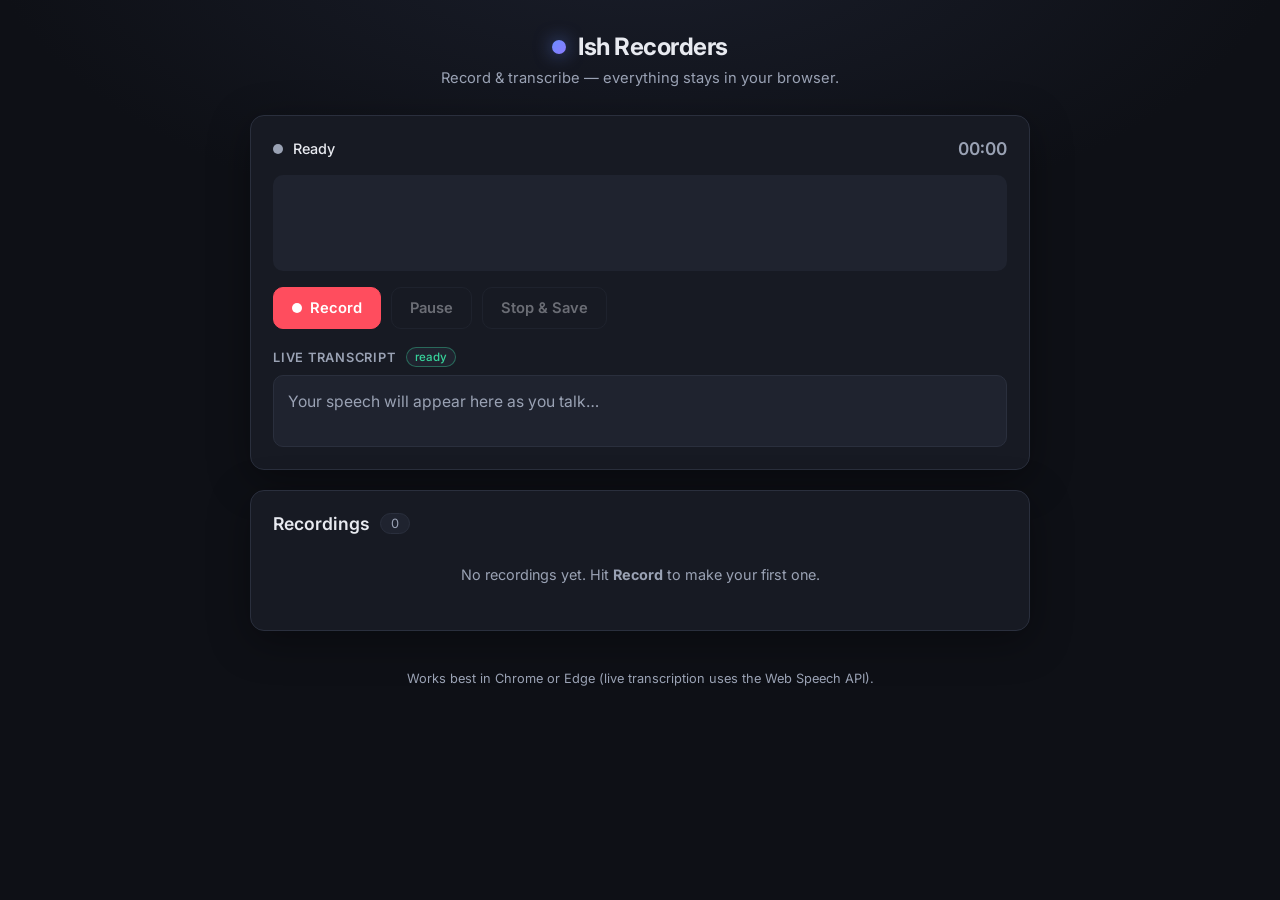
<file: index.html>
<!doctype html>
<html lang="en">
<head>
  <meta charset="utf-8" />
  <meta name="viewport" content="width=device-width, initial-scale=1" />
  <title>Ish Recorders</title>
  <meta name="description" content="Record audio and transcribe it live, right in your browser." />
  <link rel="preconnect" href="https://fonts.googleapis.com" />
  <link rel="preconnect" href="https://fonts.gstatic.com" crossorigin />
  <link href="https://fonts.googleapis.com/css2?family=Inter:wght@400;500;600;700&display=swap" rel="stylesheet" />
  <link rel="stylesheet" href="css/styles.css" />
</head>
<body>
  <header class="topbar">
    <div class="brand">
      <span class="brand-dot" aria-hidden="true"></span>
      <h1>Ish Recorders</h1>
    </div>
    <p class="tagline">Record &amp; transcribe — everything stays in your browser.</p>
  </header>

  <main>
    <!-- Recorder -->
    <section class="recorder card" aria-label="Recorder">
      <div class="status-row">
        <span id="statusDot" class="status-dot idle" aria-hidden="true"></span>
        <span id="statusText" class="status-text">Ready</span>
        <span id="timer" class="timer">00:00</span>
      </div>

      <canvas id="visualizer" class="visualizer" height="96" aria-hidden="true"></canvas>

      <div class="controls">
        <button id="recordBtn" class="btn btn-record" type="button">
          <span class="dot" aria-hidden="true"></span>
          <span class="label">Record</span>
        </button>
        <button id="pauseBtn" class="btn btn-ghost" type="button" disabled>Pause</button>
        <button id="stopBtn" class="btn btn-ghost" type="button" disabled>Stop &amp; Save</button>
      </div>

      <div class="live-wrap">
        <label class="live-label">
          Live transcript
          <span id="sttBadge" class="badge">checking…</span>
        </label>
        <div id="liveTranscript" class="live-transcript" aria-live="polite">
          <span class="placeholder">Your speech will appear here as you talk…</span>
        </div>
      </div>
    </section>

    <!-- Recordings list -->
    <section class="library card" aria-label="Saved recordings">
      <div class="library-head">
        <h2>Recordings</h2>
        <span id="count" class="count">0</span>
      </div>
      <ul id="recordingList" class="recording-list"></ul>
      <p id="emptyState" class="empty-state">No recordings yet. Hit <strong>Record</strong> to make your first one.</p>
    </section>
  </main>

  <!-- Recording row template -->
  <template id="rowTemplate">
    <li class="recording" data-id="">
      <div class="rec-main">
        <input class="rec-title" type="text" aria-label="Recording title" />
        <div class="rec-meta">
          <span class="rec-date"></span>
          <span class="rec-dur"></span>
        </div>
        <audio class="rec-audio" controls preload="none"></audio>
        <details class="rec-transcript-wrap">
          <summary>Transcript</summary>
          <textarea class="rec-transcript" rows="4" aria-label="Transcript" placeholder="(no transcript)"></textarea>
        </details>
      </div>
      <div class="rec-actions">
        <button class="btn btn-mini act-copy" type="button" title="Copy transcript">Copy</button>
        <button class="btn btn-mini act-audio" type="button" title="Download audio">Audio</button>
        <button class="btn btn-mini act-txt" type="button" title="Download transcript">Text</button>
        <button class="btn btn-mini btn-danger act-delete" type="button" title="Delete">Delete</button>
      </div>
    </li>
  </template>

  <footer class="footer">
    <span>Works best in Chrome or Edge (live transcription uses the Web Speech API).</span>
  </footer>

  <script src="js/db.js"></script>
  <script src="js/app.js"></script>
</body>
</html>
</file>
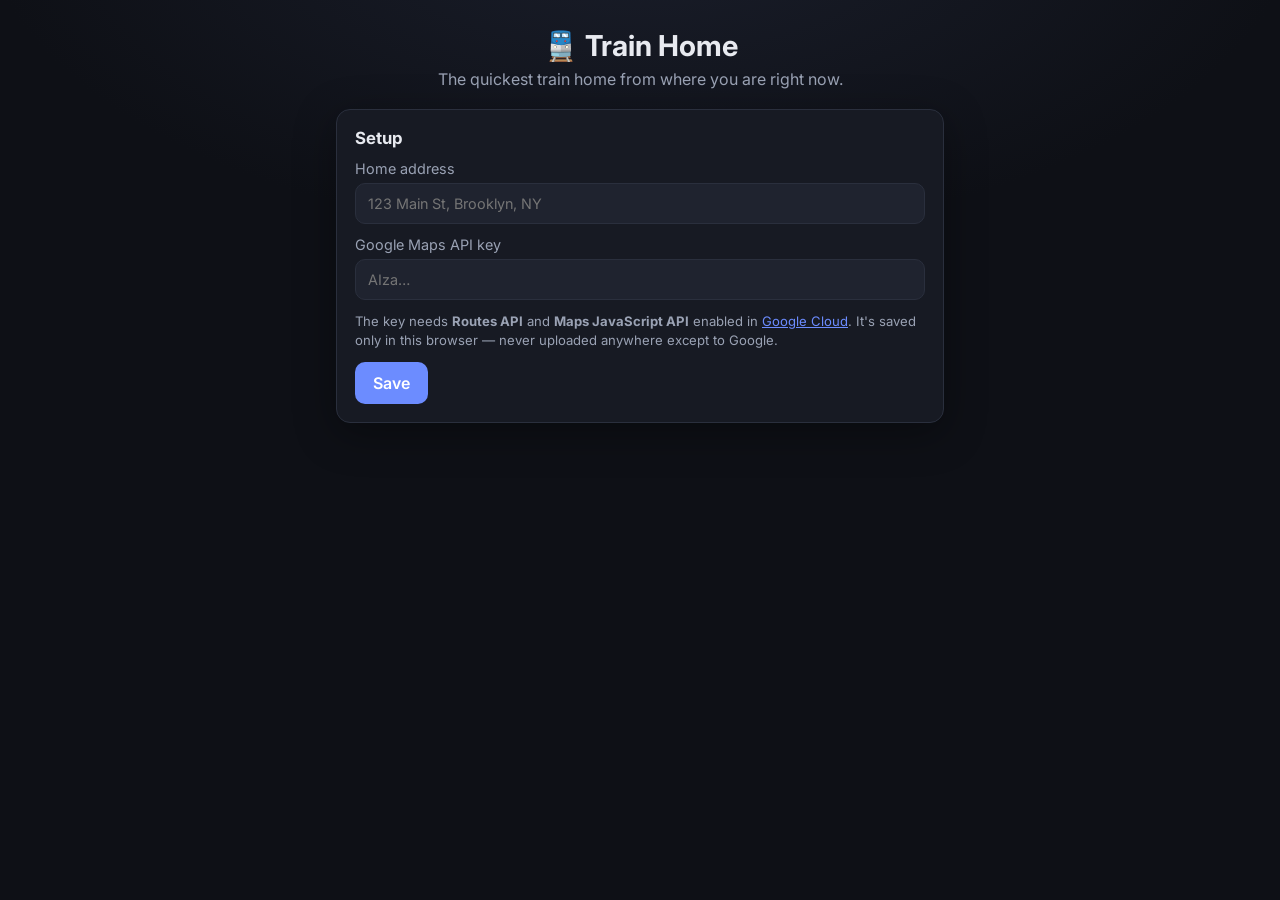
<file: train/index.html>
<!doctype html>
<html lang="en">
<head>
  <meta charset="utf-8" />
  <meta name="viewport" content="width=device-width, initial-scale=1" />
  <title>Train Home</title>
  <meta name="description" content="Find the quickest train home from where you are right now." />
  <link rel="preconnect" href="https://fonts.googleapis.com" />
  <link rel="preconnect" href="https://fonts.gstatic.com" crossorigin />
  <link href="https://fonts.googleapis.com/css2?family=Inter:wght@400;500;600;700&display=swap" rel="stylesheet" />
  <link rel="stylesheet" href="train.css" />
</head>
<body>
  <header class="topbar">
    <h1>🚆 Train Home</h1>
    <p class="tagline">The quickest train home from where you are right now.</p>
  </header>

  <main>
    <!-- Setup (shown until a key + home address are saved, or when editing) -->
    <section id="setup" class="card" hidden>
      <h2>Setup</h2>
      <form id="setupForm">
        <label>Home address
          <input id="homeInput" type="text" autocomplete="street-address" placeholder="123 Main St, Brooklyn, NY" required />
        </label>
        <label>Google Maps API key
          <input id="keyInput" type="password" autocomplete="off" spellcheck="false" placeholder="AIza…" required />
        </label>
        <p class="hint">
          The key needs <strong>Routes API</strong> and <strong>Maps JavaScript API</strong> enabled in
          <a href="https://console.cloud.google.com/google/maps-apis" target="_blank" rel="noopener">Google Cloud</a>.
          It's saved only in this browser — never uploaded anywhere except to Google.
        </p>
        <div class="row">
          <button class="btn" type="submit">Save</button>
          <button id="cancelSetup" class="btn btn-ghost" type="button" hidden>Cancel</button>
        </div>
      </form>
    </section>

    <!-- Main -->
    <section id="finder" class="card" hidden>
      <form id="searchForm" class="search">
        <label>From
          <input id="fromInput" type="text" placeholder="📍 My current location" />
        </label>
        <div class="row">
          <label class="check"><input id="trainsOnly" type="checkbox" checked /> Trains only (no buses)</label>
          <button id="editSetup" class="link" type="button">Change home / key</button>
        </div>
        <button id="goBtn" class="btn btn-big" type="submit">Get me home</button>
      </form>
      <p id="status" class="status" aria-live="polite"></p>
    </section>

    <section id="results" hidden>
      <div id="best" class="card best"></div>
      <div id="map" class="map card" hidden></div>
      <div id="othersWrap" class="card" hidden>
        <h2>Other options</h2>
        <ul id="others" class="others"></ul>
      </div>
    </section>
  </main>

  <script src="train.js"></script>
</body>
</html>
</file>
<file: css/styles.css>
:root {
  --bg: #0e1016;
  --surface: #171a23;
  --surface-2: #1f232f;
  --border: #2a2f3d;
  --text: #e8eaf0;
  --text-dim: #9aa2b4;
  --accent: #6c8cff;
  --accent-2: #8b7bff;
  --rec: #ff4d5e;
  --rec-dim: #c23644;
  --ok: #37d39b;
  --radius: 14px;
  --shadow: 0 10px 40px rgba(0, 0, 0, 0.35);
}

* { box-sizing: border-box; }

html, body {
  margin: 0;
  background: radial-gradient(1200px 600px at 50% -10%, #1a1e2b 0%, var(--bg) 55%);
  color: var(--text);
  font-family: "Inter", system-ui, -apple-system, sans-serif;
  min-height: 100vh;
}

.topbar {
  max-width: 820px;
  margin: 0 auto;
  padding: 32px 20px 12px;
  text-align: center;
}

.brand {
  display: flex;
  align-items: center;
  justify-content: center;
  gap: 12px;
}

.brand-dot {
  width: 14px;
  height: 14px;
  border-radius: 50%;
  background: linear-gradient(135deg, var(--accent), var(--accent-2));
  box-shadow: 0 0 18px rgba(108, 140, 255, 0.6);
}

h1 {
  font-size: 1.5rem;
  font-weight: 700;
  margin: 0;
  letter-spacing: -0.02em;
}

.tagline {
  color: var(--text-dim);
  font-size: 0.92rem;
  margin: 8px 0 0;
}

main {
  max-width: 820px;
  margin: 0 auto;
  padding: 16px 20px 40px;
  display: grid;
  gap: 20px;
}

.card {
  background: var(--surface);
  border: 1px solid var(--border);
  border-radius: var(--radius);
  padding: 22px;
  box-shadow: var(--shadow);
}

/* ---- Recorder ---- */
.status-row {
  display: flex;
  align-items: center;
  gap: 10px;
}

.status-dot {
  width: 10px;
  height: 10px;
  border-radius: 50%;
  background: var(--text-dim);
}

.status-dot.recording {
  background: var(--rec);
  animation: pulse 1.2s ease-in-out infinite;
}

.status-dot.paused { background: #f5a623; }

@keyframes pulse {
  0%, 100% { box-shadow: 0 0 0 0 rgba(255, 77, 94, 0.5); }
  50% { box-shadow: 0 0 0 7px rgba(255, 77, 94, 0); }
}

.status-text {
  font-weight: 500;
  font-size: 0.9rem;
}

.timer {
  margin-left: auto;
  font-variant-numeric: tabular-nums;
  font-size: 1.1rem;
  font-weight: 600;
  color: var(--text-dim);
}

.visualizer {
  width: 100%;
  height: 96px;
  margin: 16px 0;
  background: var(--surface-2);
  border-radius: 10px;
  display: block;
}

.controls {
  display: flex;
  gap: 10px;
  flex-wrap: wrap;
}

.btn {
  font-family: inherit;
  font-size: 0.92rem;
  font-weight: 600;
  border: 1px solid var(--border);
  border-radius: 10px;
  padding: 11px 18px;
  cursor: pointer;
  color: var(--text);
  background: var(--surface-2);
  transition: transform 0.08s ease, background 0.15s ease, opacity 0.15s ease;
  display: inline-flex;
  align-items: center;
  gap: 8px;
}

.btn:hover:not(:disabled) { background: #272c3a; }
.btn:active:not(:disabled) { transform: translateY(1px); }
.btn:disabled { opacity: 0.4; cursor: not-allowed; }

.btn-record {
  background: var(--rec);
  border-color: var(--rec);
  color: #fff;
}
.btn-record:hover:not(:disabled) { background: #ff6170; }
.btn-record.is-recording {
  background: var(--surface-2);
  border-color: var(--rec);
  color: var(--rec);
}

.btn-record .dot {
  width: 10px;
  height: 10px;
  border-radius: 50%;
  background: currentColor;
}

.btn-ghost { background: transparent; }

.live-wrap { margin-top: 18px; }

.live-label {
  display: flex;
  align-items: center;
  gap: 10px;
  font-size: 0.8rem;
  font-weight: 600;
  text-transform: uppercase;
  letter-spacing: 0.06em;
  color: var(--text-dim);
  margin-bottom: 8px;
}

.badge {
  text-transform: none;
  letter-spacing: 0;
  font-weight: 500;
  font-size: 0.72rem;
  padding: 2px 8px;
  border-radius: 999px;
  background: var(--surface-2);
  border: 1px solid var(--border);
  color: var(--text-dim);
}
.badge.ok { color: var(--ok); border-color: rgba(55, 211, 155, 0.4); }
.badge.off { color: var(--rec); border-color: rgba(255, 77, 94, 0.4); }

.live-transcript {
  min-height: 72px;
  background: var(--surface-2);
  border: 1px solid var(--border);
  border-radius: 10px;
  padding: 14px;
  font-size: 0.98rem;
  line-height: 1.5;
}

.live-transcript .placeholder { color: var(--text-dim); }
.live-transcript .interim { color: var(--text-dim); font-style: italic; }

/* ---- Library ---- */
.library-head {
  display: flex;
  align-items: center;
  gap: 10px;
  margin-bottom: 8px;
}

h2 { font-size: 1.1rem; margin: 0; font-weight: 600; }

.count {
  font-size: 0.8rem;
  background: var(--surface-2);
  border: 1px solid var(--border);
  border-radius: 999px;
  padding: 2px 10px;
  color: var(--text-dim);
}

.recording-list { list-style: none; margin: 0; padding: 0; display: grid; gap: 12px; }

.recording {
  background: var(--surface-2);
  border: 1px solid var(--border);
  border-radius: 12px;
  padding: 14px;
  display: flex;
  gap: 14px;
  align-items: flex-start;
}

.rec-main { flex: 1; min-width: 0; }

.rec-title {
  width: 100%;
  background: transparent;
  border: none;
  border-bottom: 1px solid transparent;
  color: var(--text);
  font-size: 1rem;
  font-weight: 600;
  font-family: inherit;
  padding: 2px 0;
  margin-bottom: 4px;
}
.rec-title:hover { border-bottom-color: var(--border); }
.rec-title:focus { outline: none; border-bottom-color: var(--accent); }

.rec-meta {
  display: flex;
  gap: 12px;
  font-size: 0.78rem;
  color: var(--text-dim);
  margin-bottom: 10px;
}

.rec-audio { width: 100%; height: 36px; margin-bottom: 8px; }

.rec-transcript-wrap summary {
  cursor: pointer;
  font-size: 0.82rem;
  color: var(--text-dim);
  user-select: none;
}

.rec-transcript {
  width: 100%;
  margin-top: 8px;
  background: var(--surface);
  color: var(--text);
  border: 1px solid var(--border);
  border-radius: 8px;
  padding: 10px;
  font-family: inherit;
  font-size: 0.9rem;
  line-height: 1.45;
  resize: vertical;
}
.rec-transcript:focus { outline: none; border-color: var(--accent); }

.rec-actions {
  display: flex;
  flex-direction: column;
  gap: 6px;
}

.btn-mini {
  padding: 6px 12px;
  font-size: 0.78rem;
  font-weight: 500;
  min-width: 74px;
  justify-content: center;
}

.btn-danger { color: var(--rec); border-color: rgba(255, 77, 94, 0.3); }
.btn-danger:hover:not(:disabled) { background: rgba(255, 77, 94, 0.12); }

.empty-state { color: var(--text-dim); font-size: 0.9rem; text-align: center; padding: 10px 0; }

.footer {
  max-width: 820px;
  margin: 0 auto;
  padding: 0 20px 36px;
  text-align: center;
  color: var(--text-dim);
  font-size: 0.8rem;
}

@media (max-width: 560px) {
  .recording { flex-direction: column; }
  .rec-actions { flex-direction: row; flex-wrap: wrap; width: 100%; }
  .btn-mini { flex: 1; }
}
</file>
<file: train/train.css>
:root {
  --bg: #0e1016;
  --surface: #171a23;
  --surface-2: #1f232f;
  --border: #2a2f3d;
  --text: #e8eaf0;
  --text-dim: #9aa2b4;
  --accent: #6c8cff;
  --ok: #37d39b;
  --err: #ff4d5e;
  --radius: 14px;
  --shadow: 0 10px 40px rgba(0, 0, 0, 0.35);
}

* { box-sizing: border-box; }

html, body {
  margin: 0;
  background: radial-gradient(1200px 600px at 50% -10%, #1a1e2b 0%, var(--bg) 55%);
  color: var(--text);
  font-family: "Inter", system-ui, -apple-system, sans-serif;
  min-height: 100vh;
}

[hidden] { display: none !important; }

.topbar { max-width: 640px; margin: 0 auto; padding: 28px 16px 8px; text-align: center; }
.topbar h1 { margin: 0; font-size: 1.8rem; }
.tagline { color: var(--text-dim); margin: 6px 0 0; }

main { max-width: 640px; margin: 0 auto; padding: 12px 16px 40px; display: grid; gap: 16px; }
#results { display: grid; gap: 16px; }

.card {
  background: var(--surface);
  border: 1px solid var(--border);
  border-radius: var(--radius);
  box-shadow: var(--shadow);
  padding: 18px;
}
.card h2 { margin: 0 0 12px; font-size: 1.05rem; }

form { display: grid; gap: 12px; }
label { display: grid; gap: 6px; font-size: 0.9rem; color: var(--text-dim); }
input[type="text"], input[type="password"] {
  width: 100%;
  padding: 11px 12px;
  border-radius: 10px;
  border: 1px solid var(--border);
  background: var(--surface-2);
  color: var(--text);
  font: inherit;
}
input:focus { outline: 2px solid var(--accent); outline-offset: 1px; }
.check { display: flex; align-items: center; gap: 8px; }
.row { display: flex; align-items: center; justify-content: space-between; gap: 10px; flex-wrap: wrap; }
.hint { color: var(--text-dim); font-size: 0.82rem; margin: 0; line-height: 1.45; }
.hint a, .link { color: var(--accent); }

.btn {
  border: 0;
  border-radius: 10px;
  padding: 11px 18px;
  font: inherit;
  font-weight: 600;
  background: var(--accent);
  color: #fff;
  cursor: pointer;
  text-decoration: none;
  display: inline-block;
  text-align: center;
}
.btn:disabled { opacity: 0.6; cursor: progress; }
.btn-ghost { background: var(--surface-2); border: 1px solid var(--border); color: var(--text); }
.btn-big { padding: 15px; font-size: 1.1rem; }
.link { background: none; border: 0; padding: 0; font: inherit; font-size: 0.85rem; cursor: pointer; text-decoration: underline; }

.status { margin: 12px 0 0; color: var(--text-dim); min-height: 1.2em; }
.status.error { color: var(--err); }

/* Best option */
.best .eyebrow { color: var(--ok); font-weight: 600; font-size: 0.8rem; text-transform: uppercase; letter-spacing: 0.06em; }
.best .leave { font-size: 2rem; font-weight: 700; margin: 4px 0 2px; }
.best .summary { color: var(--text-dim); margin: 0 0 16px; }
.steps { list-style: none; margin: 0 0 16px; padding: 0; display: grid; gap: 10px; }
.steps li { display: flex; gap: 10px; align-items: flex-start; line-height: 1.4; }
.steps .icon { width: 1.6em; text-align: center; flex: none; }
.steps .sub { color: var(--text-dim); font-size: 0.88rem; }

.pill {
  display: inline-block;
  padding: 2px 8px;
  border-radius: 6px;
  font-weight: 700;
  font-size: 0.85rem;
  background: var(--surface-2);
  color: var(--text);
  border: 1px solid var(--border);
}

.map { height: 320px; padding: 0; overflow: hidden; }

.others { list-style: none; margin: 0; padding: 0; display: grid; gap: 8px; }
.others li {
  display: flex; justify-content: space-between; gap: 12px; align-items: center; flex-wrap: wrap;
  padding: 10px 12px; border-radius: 10px; background: var(--surface-2);
}
.others .times { font-weight: 600; }
.others .lines { display: flex; gap: 4px; flex-wrap: wrap; }
</file>
